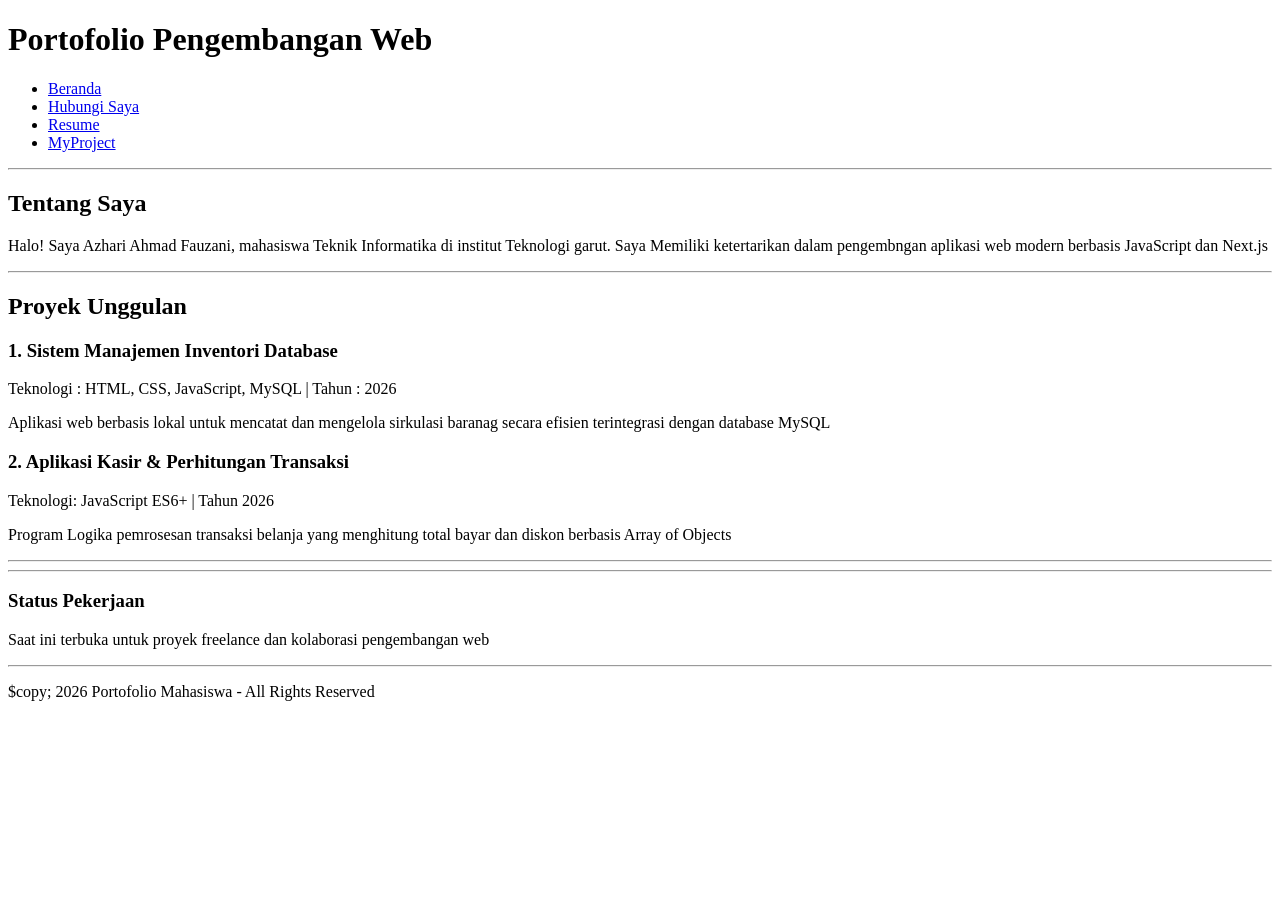
<file: P02_Praktik/index.html>
<!DOCTYPE html>
<html lang="id">
    <head>
        <meta charset="UTF-8">
        <meta name="viewport" content="width=device-width, initial-scale=1.0">
        <title>Modul 2 - web Portofolio Mahasiswa</title>
    </head>
    <body>
        
        <header>
            <h1> Portofolio Pengembangan Web </h1>
            <nav>
                <ul>
                    <li><a href="index.html">Beranda</a></li>
                    <li><a href="kontak.html">Hubungi Saya</a></li>
                    <li><a href="resume.html">Resume</a></li>
                    <li><a href="project.html">MyProject</a></li>
                </ul>
            </nav>
        </header>
            <hr>
        <main >
            <section id="tentang">
                <h2>Tentang Saya</h2>
                <P>Halo! Saya Azhari Ahmad Fauzani, mahasiswa Teknik Informatika di institut Teknologi garut. Saya Memiliki ketertarikan dalam pengembngan aplikasi web modern berbasis JavaScript dan Next.js</P>
            </section>
            <hr>
            <section id="proyek">
                <h2>Proyek Unggulan</h2>
                <article>
                    <header>
                        <h3>1. Sistem Manajemen Inventori Database</h3>
                        <p>Teknologi : HTML, CSS, JavaScript, MySQL | Tahun : <time datetime="2026"></time>2026</time></p>

                    </header>
                    <p>Aplikasi web berbasis lokal untuk mencatat dan mengelola sirkulasi baranag secara efisien terintegrasi dengan database MySQL</p>
                </article>
                <article>
                    <header>
                        <h3>2. Aplikasi Kasir & Perhitungan Transaksi</h3>
                        <p>Teknologi: JavaScript ES6+ | Tahun <time datetime="2026">2026</time></p>
                    </header>
                    <p>Program Logika pemrosesan transaksi belanja yang menghitung total bayar dan diskon berbasis Array of Objects</p>
                </article>

            </section>
            <hr>
        </main>
            <hr>
            <aside>
                <h3>Status Pekerjaan</h3>
                <p>Saat ini terbuka untuk proyek freelance dan kolaborasi pengembangan web</p>
            </aside>

            <hr>

            <footer>
                <p>$copy; 2026 Portofolio Mahasiswa - All Rights Reserved</p>
            </footer>
    </body>
</html>
</file>
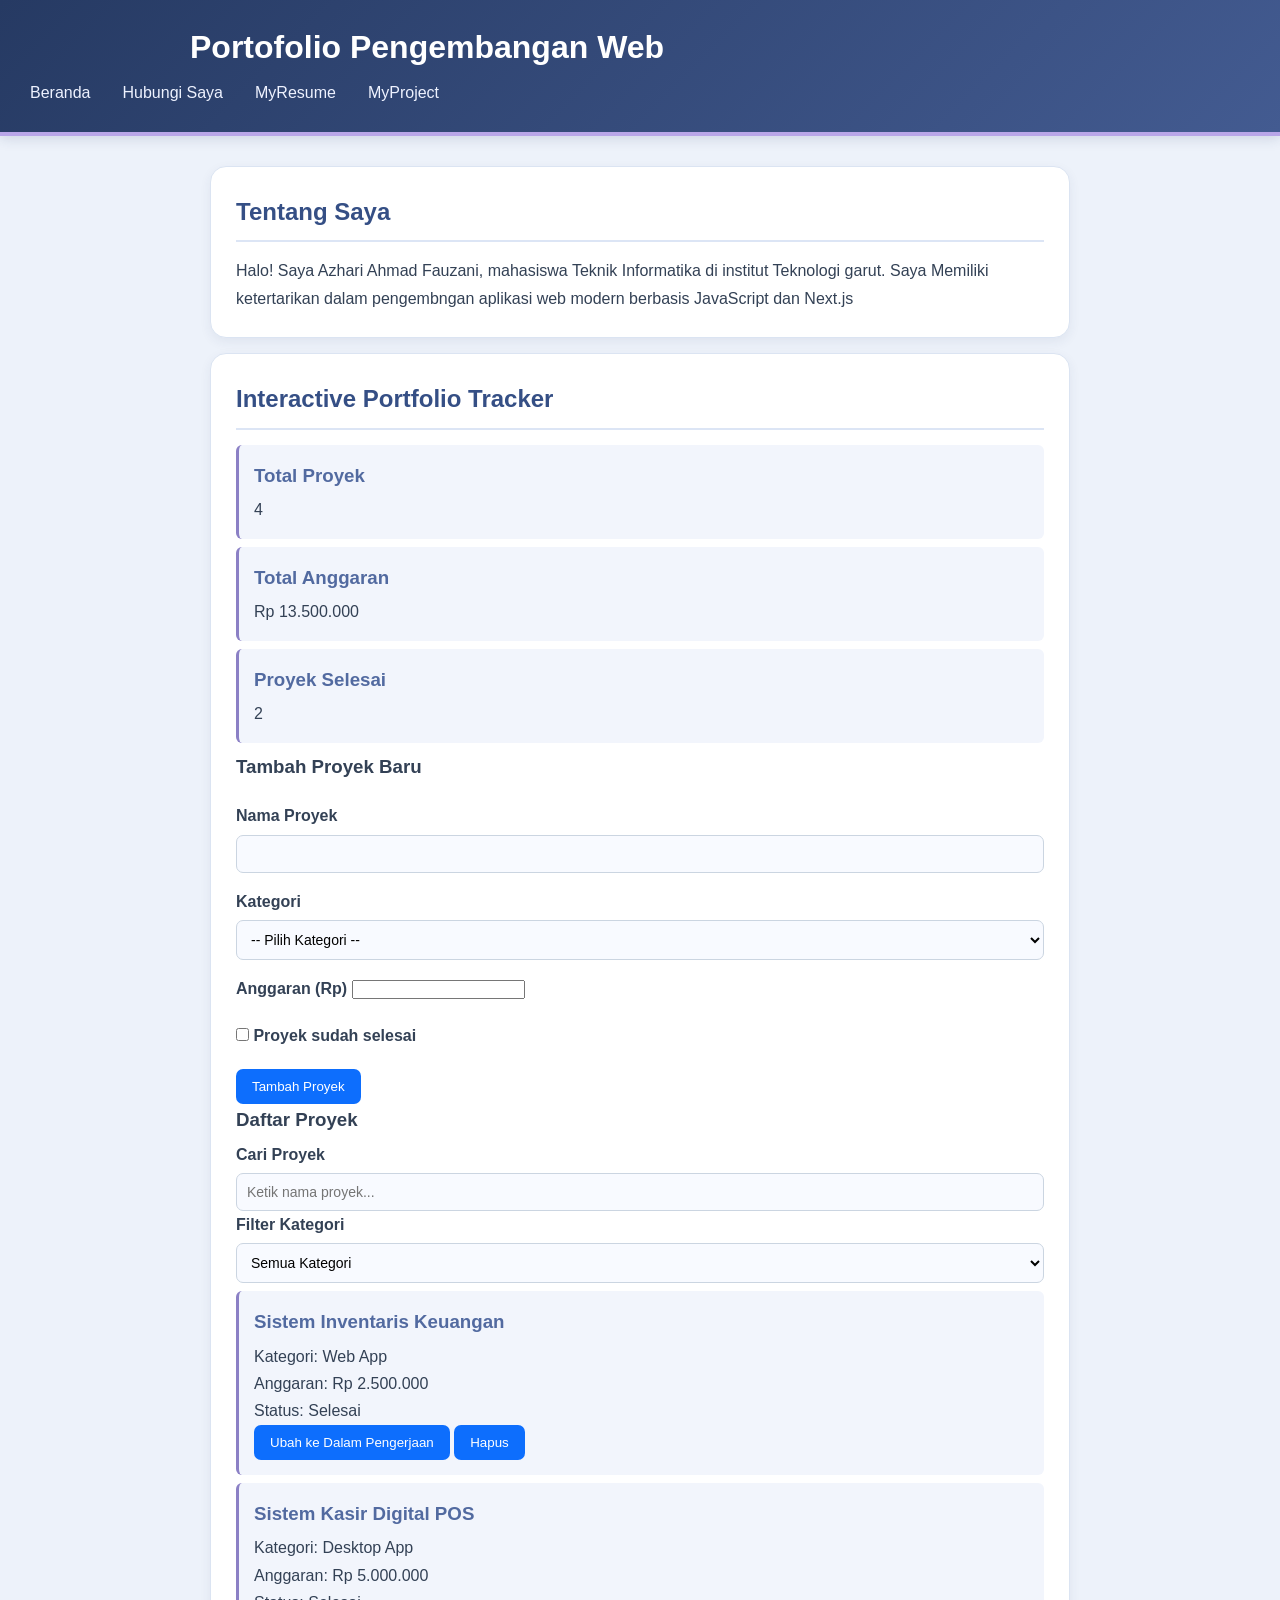
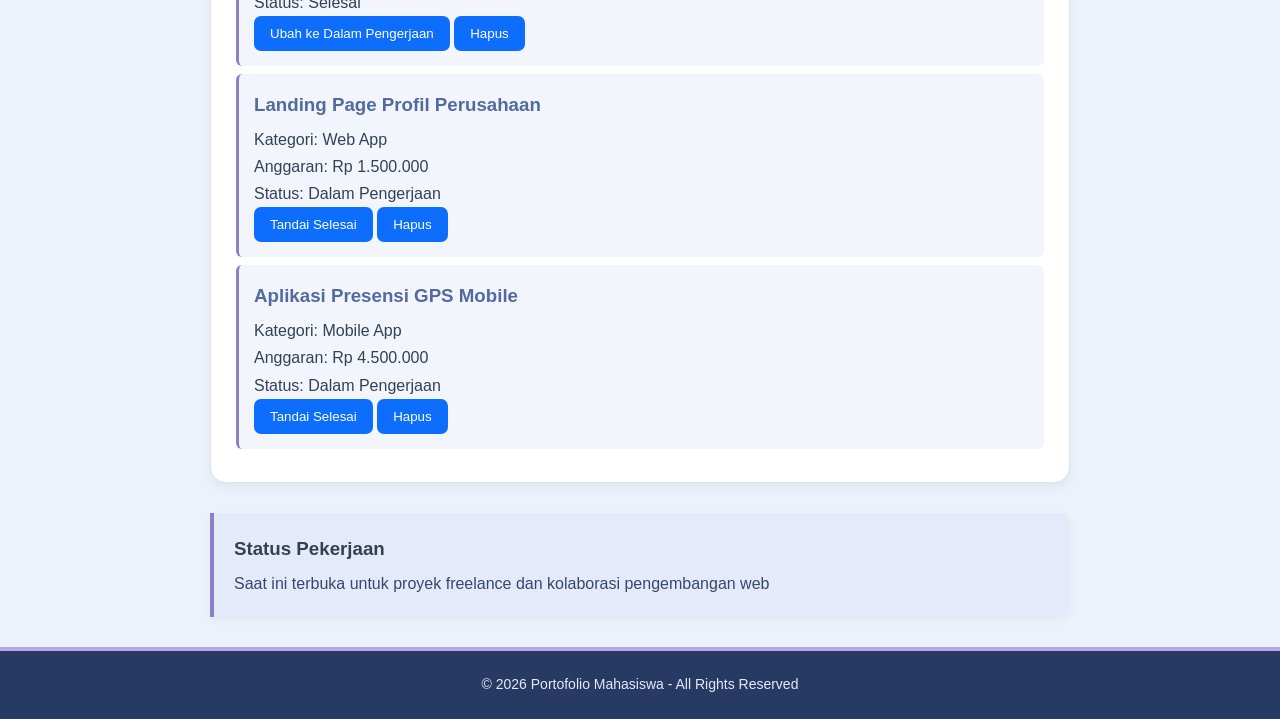
<file: P03_Praktik/index.html>
<!DOCTYPE html>
<html lang="id">
    <head>
        <meta charset="UTF-8">
        <meta name="viewport" content="width=device-width, initial-scale=1.0">
        <title>Modul 2 - web Portofolio Mahasiswa</title>
        <link rel="stylesheet" href="style.css">
    </head>
    <body>
        
        <header>
            <h1> Portofolio Pengembangan Web </h1>
            <nav>
                <ul>
                    <li><a href="index.html">Beranda</a></li>
                    <li><a href="kontak.html">Hubungi Saya</a></li>
                    <li><a href="resume.html">MyResume</a></li>
                    <li><a href="project.html">MyProject</a></li>
                </ul>
            </nav>
        </header>
            <hr>
        <main >
            <section id="tentang">
                <h2>Tentang Saya</h2>
                <P>Halo! Saya Azhari Ahmad Fauzani, mahasiswa Teknik Informatika di institut Teknologi garut. Saya Memiliki ketertarikan dalam pengembngan aplikasi web modern berbasis JavaScript dan Next.js</P>
            </section>
            <hr>
            <section id="proyek">
                <h2>Interactive Portfolio Tracker</h2>
            
                <div id="statistik">
                    <article>
                        <h3>Total Proyek</h3>
                        <p id="total-proyek">0</p>
                    </article>
                    <article>
                        <h3>Total Anggaran</h3>
                        <p id="total-anggaran">Rp0</p>
                    </article>
                    <article>
                        <h3>Proyek Selesai</h3>
                        <p id="proyek-selesai">0</p>
                    </article>
                </div>
            
                <h3>Tambah Proyek Baru</h3>
                <form id="form-proyek">
                    <p>
                        <label for="judul-proyek">Nama Proyek</label>
                        <input type="text" id="judul-proyek" required>
                    </p>
                    <p>
                        <label for="kategori-proyek">Kategori</label>
                        <select id="kategori-proyek" required>
                            <option value="">-- Pilih Kategori --</option>
                            <option value="Web App">Web App</option>
                            <option value="Mobile App">Mobile App</option>
                            <option value="Desktop App">Desktop App</option>
                            <option value="UI/UX Design">UI/UX Design</option>
                        </select>
                    </p>
                    <p>
                        <label for="anggaran-proyek">Anggaran (Rp)</label>
                        <input type="number" id="anggaran-proyek" min="1" required>
                    </p>
                    <p>
                        <label>
                            <input type="checkbox" id="status-proyek">
                            Proyek sudah selesai
                        </label>
                    </p>
                    <button type="submit">Tambah Proyek</button>
                </form>
            
                <hr>
            
                <h3>Daftar Proyek</h3>
                <p>
                    <label for="pencarian-proyek">Cari Proyek</label>
                    <input type="text" id="pencarian-proyek"
                           placeholder="Ketik nama proyek...">
                </p>
            
                <p>
                    <label for="filter-kategori">Filter Kategori</label>
                    <select id="filter-kategori">
                        <option value="Semua">Semua Kategori</option>
                        <option value="Web App">Web App</option>
                        <option value="Mobile App">Mobile App</option>
                        <option value="Desktop App">Desktop App</option>
                        <option value="UI/UX Design">UI/UX Design</option>
                    </select>
                </p>
            
                <div id="daftar-proyek">
                    <p>Daftar proyek akan ditampilkan di sini.</p>
                </div>
            </section>
            <hr>
        </main>
            <hr>
            <aside>
                <h3>Status Pekerjaan</h3>
                <p>Saat ini terbuka untuk proyek freelance dan kolaborasi pengembangan web</p>
            </aside>

            <hr>

            <footer>
                <p>&copy; 2026 Portofolio Mahasiswa - All Rights Reserved</p>
            </footer>
            <script src="main.js"></script>
    </body>
</html>
</file>
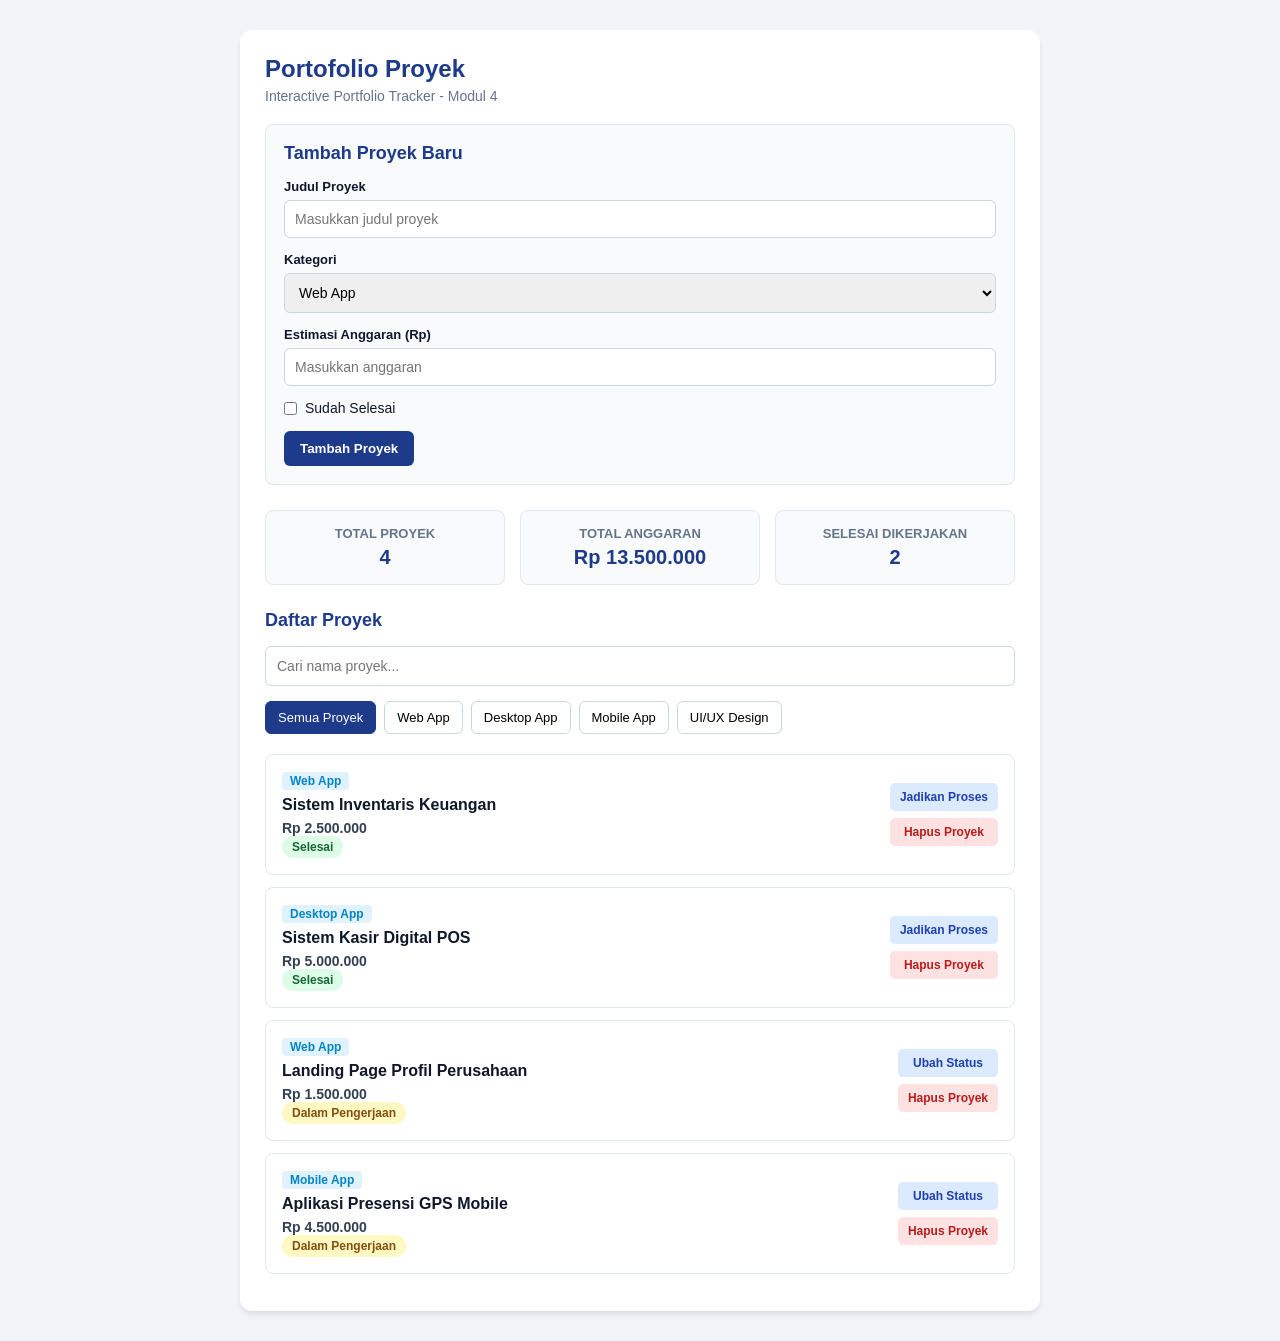
<file: P04_Praktik/index.html>
<!DOCTYPE html>
<html lang="id">
<head>
    <meta charset="UTF-8">
    <meta name="viewport" content="width=device-width, initial-scale=1.0">
    <title>Interactive Portfolio Tracker</title>
    <style>
        * { box-sizing: border-box; margin: 0; padding: 0; font-family: 'Segoe UI', Tahoma, Geneva, sans-serif; }
        body { background-color: #f1f5f9; color: #0f172a; padding: 30px 15px; }
        .container { max-width: 800px; margin: 0 auto; background: #ffffff; border-radius: 12px; padding: 25px; box-shadow: 0 4px 6px -1px rgba(0, 0, 0, 0.1); }
        h1 { color: #1e3a8a; font-size: 24px; margin-bottom: 5px; }
        p.subtitle { color: #64748b; margin-bottom: 20px; font-size: 14px; }
        h2 { font-size: 18px; color: #1e3a8a; margin-bottom: 15px; }
        .form-section { background: #f8fafc; border: 1px solid #e2e8f0; border-radius: 8px; padding: 18px; margin-bottom: 25px; }
        .form-group { margin-bottom: 14px; }
        .form-group label { display: block; font-size: 13px; font-weight: 600; margin-bottom: 6px; }
        .form-group input, .form-group select { width: 100%; padding: 10px; border: 1px solid #cbd5e1; border-radius: 6px; font-size: 14px; }
        .checkbox-group { display: flex; align-items: center; gap: 8px; margin-bottom: 15px; font-size: 14px; }
        .checkbox-group input { width: auto; }
        .btn-add { padding: 10px 16px; border: none; background: #1e3a8a; color: white; border-radius: 6px; cursor: pointer; font-weight: 600; }
        .btn-add:hover { background: #1e40af; }
        .stats-grid { display: grid; grid-template-columns: repeat(auto-fit, minmax(150px, 1fr)); gap: 15px; margin-bottom: 25px; }
        .stat-card { background: #f8fafc; border: 1px solid #e2e8f0; border-radius: 8px; padding: 15px; text-align: center; }
        .stat-card h3 { font-size: 13px; color: #64748b; text-transform: uppercase; margin-bottom: 5px; }
        .stat-card p { font-size: 20px; font-weight: bold; color: #1e3a8a; overflow-wrap: anywhere; }
        .search-input { width: 100%; padding: 11px; border: 1px solid #cbd5e1; border-radius: 6px; margin-bottom: 15px; font-size: 14px; }
        .filter-group { display: flex; gap: 8px; margin-bottom: 20px; flex-wrap: wrap; }
        .btn-filter { padding: 8px 12px; border: 1px solid #cbd5e1; background: #ffffff; border-radius: 6px; cursor: pointer; font-size: 13px; font-weight: 500; }
        .btn-filter.active, .btn-filter:hover { background: #1e3a8a; color: #ffffff; border-color: #1e3a8a; }
        .project-card { border: 1px solid #e2e8f0; border-radius: 8px; padding: 16px; margin-bottom: 12px; display: flex; justify-content: space-between; align-items: center; gap: 12px; background: #ffffff; }
        .project-info { min-width: 0; }
        .project-info h4 { font-size: 16px; color: #0f172a; margin-bottom: 6px; overflow-wrap: anywhere; }
        .project-category { display: inline-block; font-size: 12px; color: #0284c7; background: #e0f2fe; padding: 2px 8px; border-radius: 4px; margin-bottom: 6px; font-weight: 600; }
        .project-budget { font-size: 14px; color: #334155; font-weight: 600; }
        .badge { display: inline-block; padding: 4px 10px; border-radius: 20px; font-size: 12px; font-weight: 600; }
        .badge-success { background: #dcfce7; color: #166534; }
        .badge-pending { background: #fef9c3; color: #854d0e; }
        .project-actions { display: flex; flex-direction: column; gap: 7px; flex-shrink: 0; }
        .btn-action { padding: 7px 10px; border: none; border-radius: 5px; cursor: pointer; font-size: 12px; font-weight: 600; }
        .btn-toggle { background: #dbeafe; color: #1e40af; }
        .btn-delete { background: #fee2e2; color: #b91c1c; }
        .empty-message { text-align: center; color: #64748b; padding: 20px; }
        @media (max-width: 480px) { body { padding: 15px 8px; } .container { padding: 15px; } .project-card { align-items: flex-start; } .project-actions { max-width: 110px; } .btn-action { padding: 7px 6px; } }
    </style>
</head>
<body>
    <div class="container">
        <h1>Portofolio Proyek</h1>
        <p class="subtitle">Interactive Portfolio Tracker - Modul 4</p>
        <div class="form-section">
            <h2>Tambah Proyek Baru</h2>
            <form id="project-form">
                <div class="form-group">
                    <label for="project-title">Judul Proyek</label>
                    <input type="text" id="project-title" placeholder="Masukkan judul proyek">
                </div>
                <div class="form-group">
                    <label for="project-category">Kategori</label>
                    <select id="project-category">
                        <option value="Web App">Web App</option>
                        <option value="Mobile App">Mobile App</option>
                        <option value="Desktop App">Desktop App</option>
                        <option value="UI/UX Design">UI/UX Design</option>
                    </select>
                </div>
                <div class="form-group">
                    <label for="project-budget">Estimasi Anggaran (Rp)</label>
                    <input type="number" id="project-budget" placeholder="Masukkan anggaran" min="1" step="1">
                </div>
                <div class="checkbox-group">
                    <input type="checkbox" id="project-completed">
                    <label for="project-completed">Sudah Selesai</label>
                </div>
                <button type="submit" class="btn-add">Tambah Proyek</button>
            </form>
        </div>
        <div class="stats-grid">
            <div class="stat-card">
                <h3>Total Proyek</h3>
                <p id="stat-total-projects">0</p>
            </div>
            <div class="stat-card">
                <h3>Total Anggaran</h3>
                <p id="stat-total-budget">Rp 0</p>
            </div>
            <div class="stat-card">
                <h3>Selesai Dikerjakan</h3>
                <p id="stat-completed-projects">0</p>
            </div>
        </div>
        <h2>Daftar Proyek</h2>
        <input type="text" id="search-project" class="search-input" placeholder="Cari nama proyek...">
        <div class="filter-group">
            <button type="button" class="btn-filter active" data-category="Semua">Semua Proyek</button>
            <button type="button" class="btn-filter" data-category="Web App">Web App</button>
            <button type="button" class="btn-filter" data-category="Desktop App">Desktop App</button>
            <button type="button" class="btn-filter" data-category="Mobile App">Mobile App</button>
            <button type="button" class="btn-filter" data-category="UI/UX Design">UI/UX Design</button>
        </div>
        <div id="project-list"></div>
    </div>
    <script src="main.js"></script>
</body>
</html>
</file>
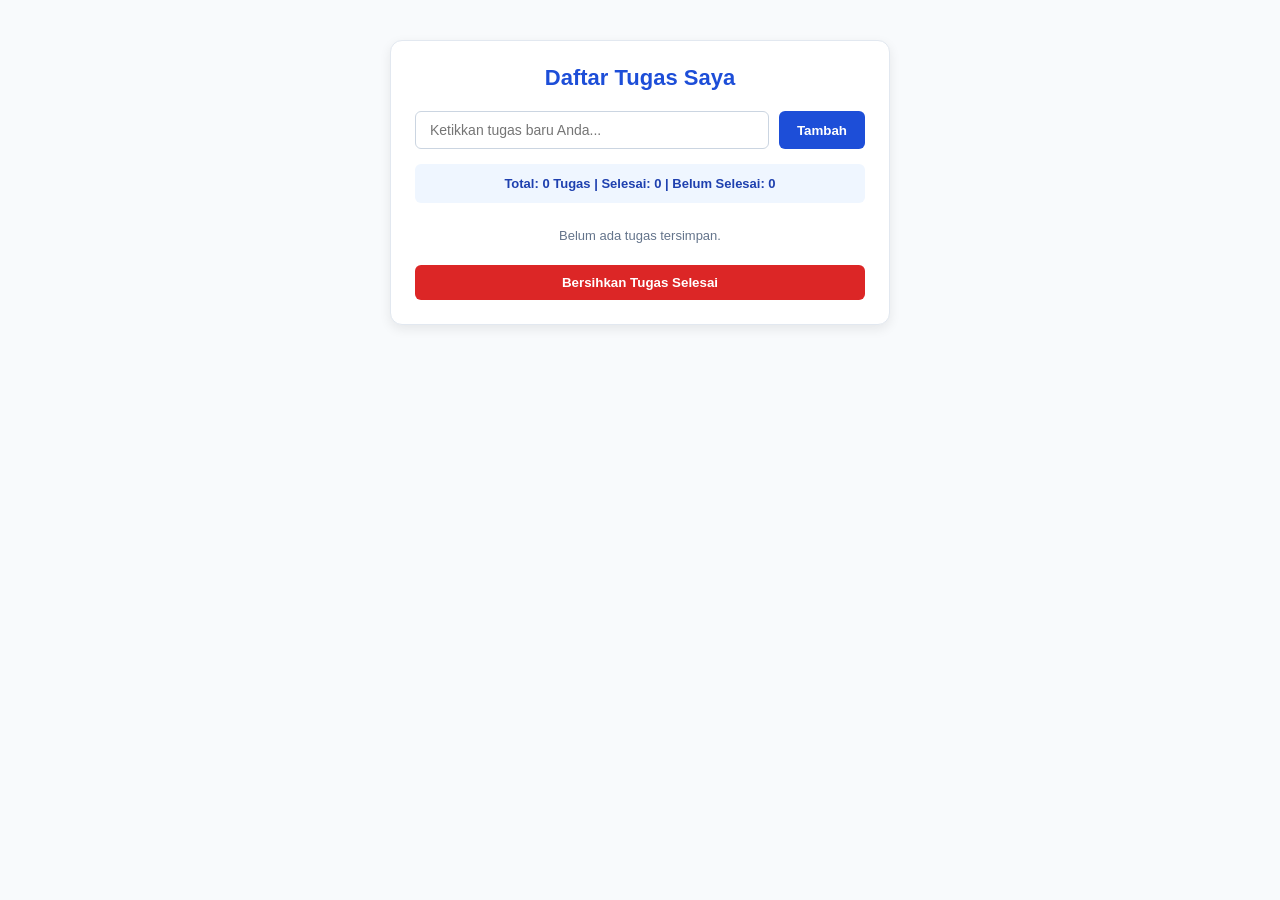
<file: P05_Praktik/index.html>
<!DOCTYPE html>
<html lang="id">
<head>
    <meta charset="UTF-8">
    <meta name="viewport" content="width=device-width, initial-scale=1.0">
    <title>Aplikasi To-Do List - Modul 5</title>
    <link rel="stylesheet" href="style.css">
</head>
<body>
    <div class="todo-app">
        <h2>Daftar Tugas Saya</h2>

        <!-- Form Input Tugas -->
        <form id="todoForm" novalidate>
            <div class="input-section">
                <input type="text" id="taskInput"
                    placeholder="Ketikkan tugas baru Anda...">
                <button type="submit" class="add-btn">Tambah</button>
            </div>

            <div class="error-message" id="inputError">
                Tugas tidak boleh kosong atau kurang dari 3 karakter!
            </div>
        </form>

        <!-- Penghitung Jumlah Tugas -->
        <div class="task-counter" id="taskCounter">
            Total: 0 Tugas | Selesai: 0 | Belum Selesai: 0
        </div>

        <!-- Daftar Tugas -->
        <ul class="todo-list" id="todoList"></ul>

        <!-- Tombol Bersihkan Tugas Selesai -->
        <button type="button" id="clearCompletedBtn"
            class="clear-btn">
            Bersihkan Tugas Selesai
        </button>

    </div>

    <script src="script.js"></script>
</body>
</html>
</file>
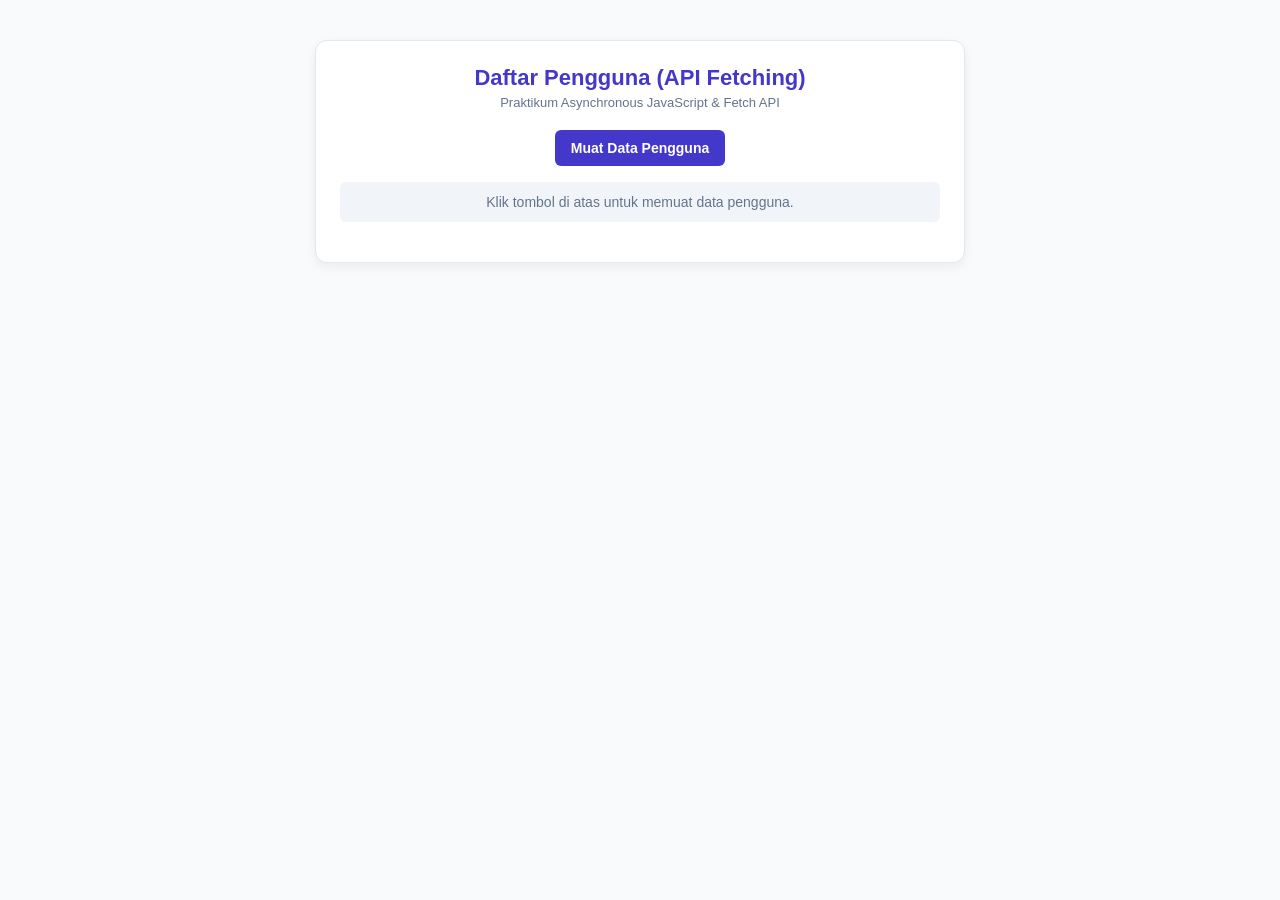
<file: P06_Praktik/index.html>
<!DOCTYPE html>
<html lang="id">
<head>
    <meta charset="UTF-8">
    <meta name="viewport" content="width=device-width, initial-scale=1.0">
    <title>Modul 6 - User Directory App</title>
    <link rel="stylesheet" href="style.css">
</head>
<body>
    <div class="container">


        <h2>Daftar Pengguna (API Fetching)</h2>
        <p class="subtitle">Praktikum Asynchronous JavaScript & Fetch API</p>

        <!-- Tombol Aksi -->
        <div class="actions-bar">
            <button id="btnFetch" class="btn-primary">Muat Data Pengguna</button>
        </div>

        <!-- Indikator Status (Loading & Pesan Error) -->
        <div id="statusMessage" class="status-msg">Klik tombol di atas untuk memuat
data pengguna.</div>

        <!-- Kontainer Kartu Pengguna -->
        <div id="userList" class="user-grid"></div>
    </div>

    <script src="script.js"></script>
</body>
</html>
</file>
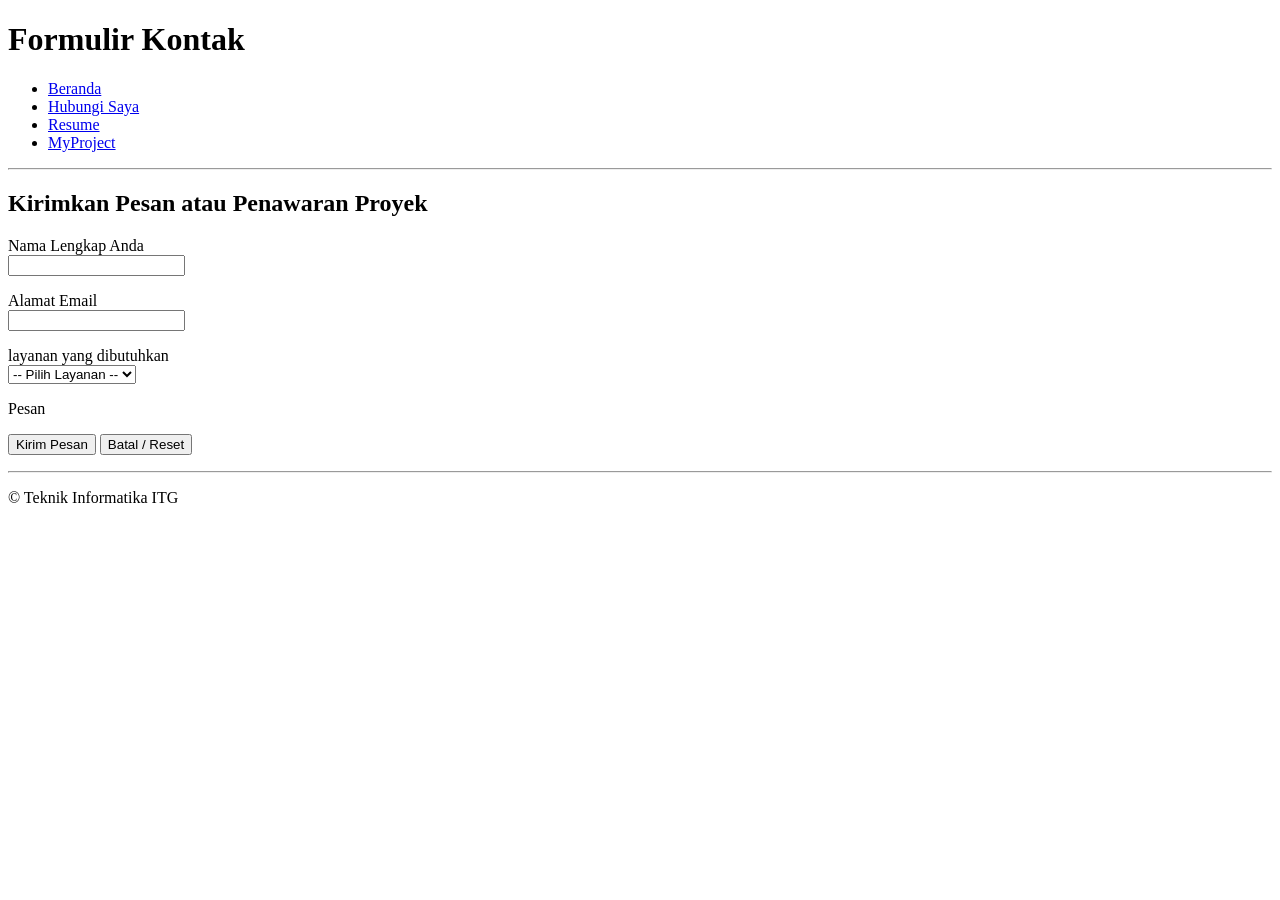
<file: P02_Praktik/kontak.html>
<!DOCTYPE html>
<html lang="id">
<head>
    <meta charset="UTF-8">
    <meta name="viewport" content ="width=device-width, inisial-scale=1.0">
    <title>Modul 2 - Form Kontak</title>
</head>
<body>
    <header>
        <h1>Formulir Kontak</h1>
        <nav>
            <ul>
                <li><a href="index.html">Beranda</a></li>
                <li><a href="kontak.html">Hubungi Saya</a></li>
                <li><a href="resume.html">Resume</a></li>
                <li><a href="project.html">MyProject</a></li>
            </ul>
        </nav>
    </header>
    <hr>
    <main>
        <section>
            <h2>Kirimkan Pesan atau Penawaran Proyek</h2>
            <form>

                <p>
                    <label for="nama_pengirim">Nama Lengkap Anda</label><br>
                    <input type="text" id="nama_pengirim" name="nama_pengirim">
                </p>

                <p>
                    <label for="email_pengirim">Alamat Email</label><br>
                    <input type="email" id="email_pengirim" name="email_pengirim">
                </p>
                <p>
                    <label for="jenis_layanan">layanan yang dibutuhkan</label><br>
                    <select id="jenis_layanan" name="jenis_layanan">
                        <option value="">-- Pilih Layanan --</option>
                        <option value="web">Pembuatan Web</option>
                        <option value="other">Lain-lain</option>
                    </select>
                </p>
                <p>
                    <label for="pesan">Pesan</label><br>
                    <teksarea id="pesan" name="pesan" rows="6" cols="50"></teksarea>
                </p>
                <p>
                    <button type="submit">Kirim Pesan</button>
                    <button type="reset">Batal / Reset</button>
                </p>
            </form>
        </section>
    </main>
    <hr>
    <footer>
        <p>&copy; Teknik Informatika ITG</p>
    </footer>
</body>
</html>
</file>
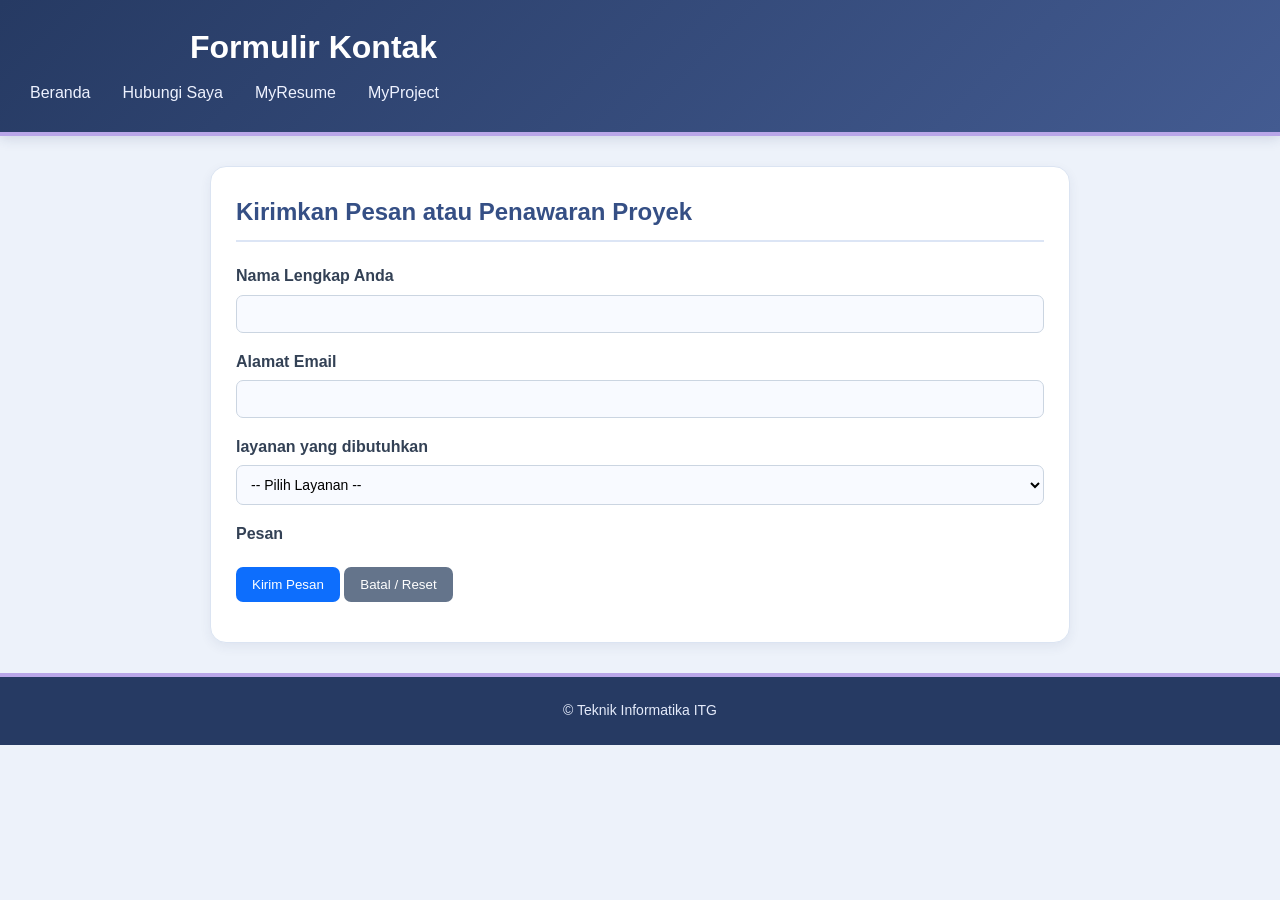
<file: P03_Praktik/kontak.html>
<!DOCTYPE html>
<html lang="id">
<head>
    <meta charset="UTF-8">
    <meta name="viewport" content ="width=device-width, inisial-scale=1.0">
    <title>Modul 2 - Form Kontak</title>
    <link rel="stylesheet" href="style.css">
</head>
<body>
    <header>
        <h1>Formulir Kontak</h1>
        <nav>
            <ul>
                <li><a href="index.html">Beranda</a></li>
                <li><a href="kontak.html">Hubungi Saya</a></li>
                <li><a href="resume.html">MyResume</a></li>
                <li><a href="project.html">MyProject</a></li>
            </ul>
        </nav>
    </header>
    <hr>
    <main>
        <section>
            <h2>Kirimkan Pesan atau Penawaran Proyek</h2>
            <form>

                <p>
                    <label for="nama_pengirim">Nama Lengkap Anda</label><br>
                    <input type="text" id="nama_pengirim" name="nama_pengirim">
                </p>

                <p>
                    <label for="email_pengirim">Alamat Email</label><br>
                    <input type="email" id="email_pengirim" name="email_pengirim">
                </p>
                <p>
                    <label for="jenis_layanan">layanan yang dibutuhkan</label><br>
                    <select id="jenis_layanan" name="jenis_layanan">
                        <option value="">-- Pilih Layanan --</option>
                        <option value="web">Pembuatan Web</option>
                        <option value="other">Lain-lain</option>
                    </select>
                </p>
                <p>
                    <label for="pesan">Pesan</label><br>
                    <teksarea id="pesan" name="pesan" rows="6" cols="50"></teksarea>
                </p>
                <p>
                    <button type="submit">Kirim Pesan</button>
                    <button type="reset">Batal / Reset</button>
                </p>
            </form>
        </section>
    </main>
    <hr>
    <footer>
        <p>&copy; Teknik Informatika ITG</p>
    </footer>
</body>
</html>
</file>
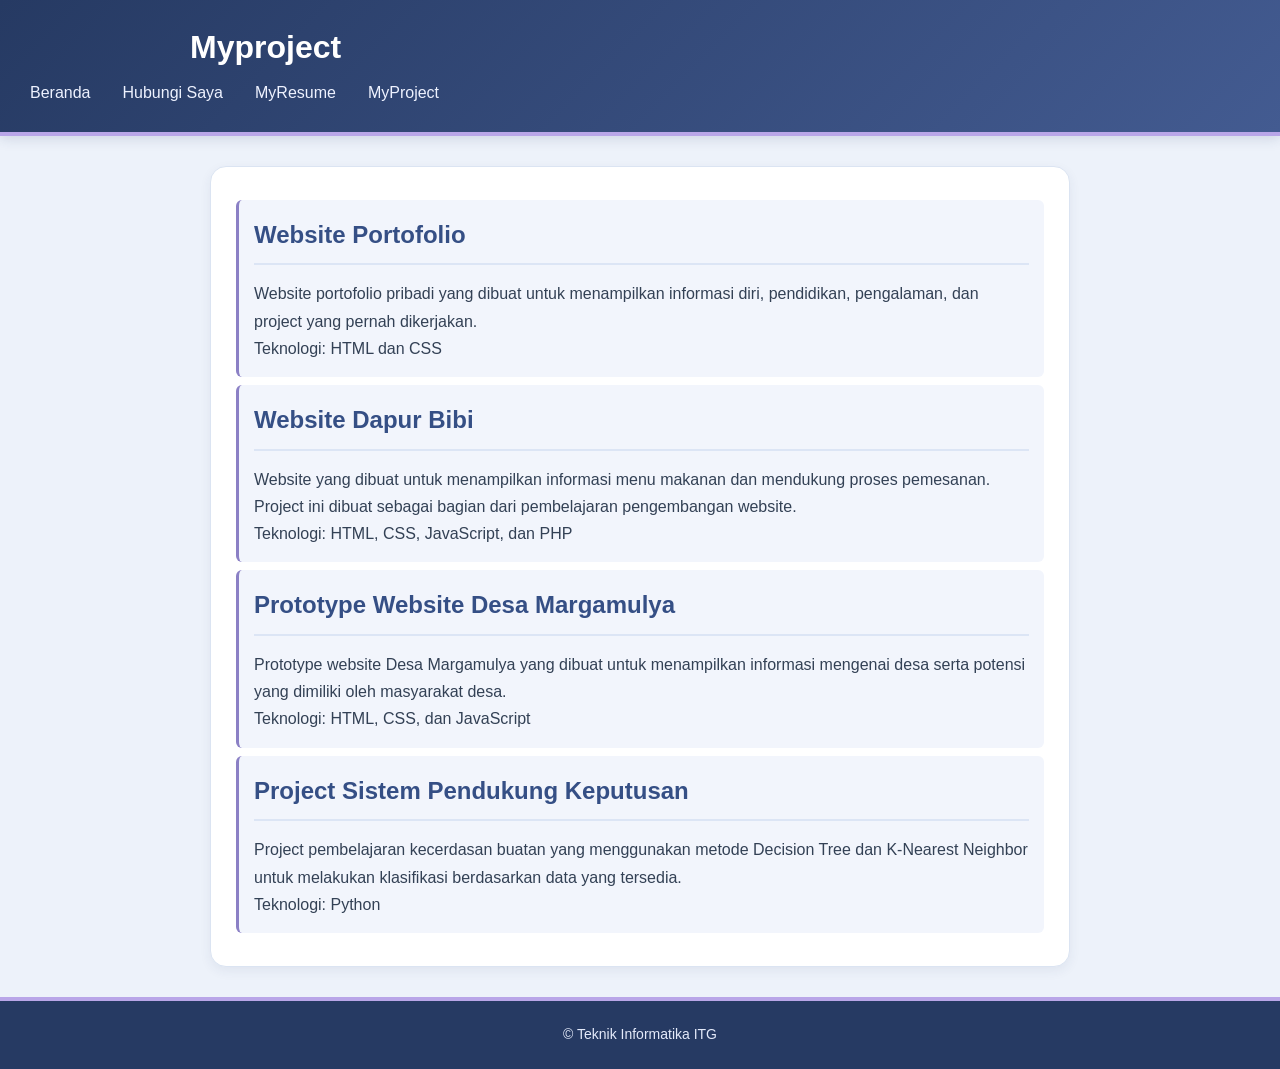
<file: P03_Praktik/project.html>
<!DOCTYPE html>
<html lang="id">
<head>
    <meta charset="UTF-8">
    <meta name="viewport" content="width=device-width, initial-scale=1.0">
    <title>project</title>
    <link rel="stylesheet" href="style.css">
</head>
<body>
    <header>
        <h1> Myproject </h1>
        <nav>
            <ul>
                <li><a href="index.html">Beranda</a></li>
                <li><a href="kontak.html">Hubungi Saya</a></li>
                <li><a href="resume.html">MyResume</a></li>
                <li><a href="project.html">MyProject</a></li>
            </ul>
        </nav>
    </header>
    <hr>
    <main>
<section>
    
    <article>
        <h2>Website Portofolio</h2>
        <p>
            Website portofolio pribadi yang dibuat untuk menampilkan
            informasi diri, pendidikan, pengalaman, dan project yang
            pernah dikerjakan.
        </p>
        <p>
            Teknologi: HTML dan CSS
        </p>
    </article>

    <hr>

    <article>
        <h2>Website Dapur Bibi</h2>
        <p>
            Website yang dibuat untuk menampilkan informasi menu makanan
            dan mendukung proses pemesanan. Project ini dibuat sebagai
            bagian dari pembelajaran pengembangan website.
        </p>
        <p>
            Teknologi: HTML, CSS, JavaScript, dan PHP
        </p>
    </article>

    <hr>

    <article>
        <h2>Prototype Website Desa Margamulya</h2>
        <p>
            Prototype website Desa Margamulya yang dibuat untuk
            menampilkan informasi mengenai desa serta potensi yang
            dimiliki oleh masyarakat desa.
        </p>
        <p>
            Teknologi: HTML, CSS, dan JavaScript
        </p>
    </article>

    <hr>

        <article>
        <h2>Project Sistem Pendukung Keputusan</h2>
        <p>
            Project pembelajaran kecerdasan buatan yang menggunakan
            metode Decision Tree dan K-Nearest Neighbor untuk melakukan
            klasifikasi berdasarkan data yang tersedia.
        </p>
        <p>
            Teknologi: Python
        </p>
        </article>

        </section>
    </main>
    <hr>
    <footer>
        <p>&copy; Teknik Informatika ITG</p>
    </footer>
</body>
</html>
</file>
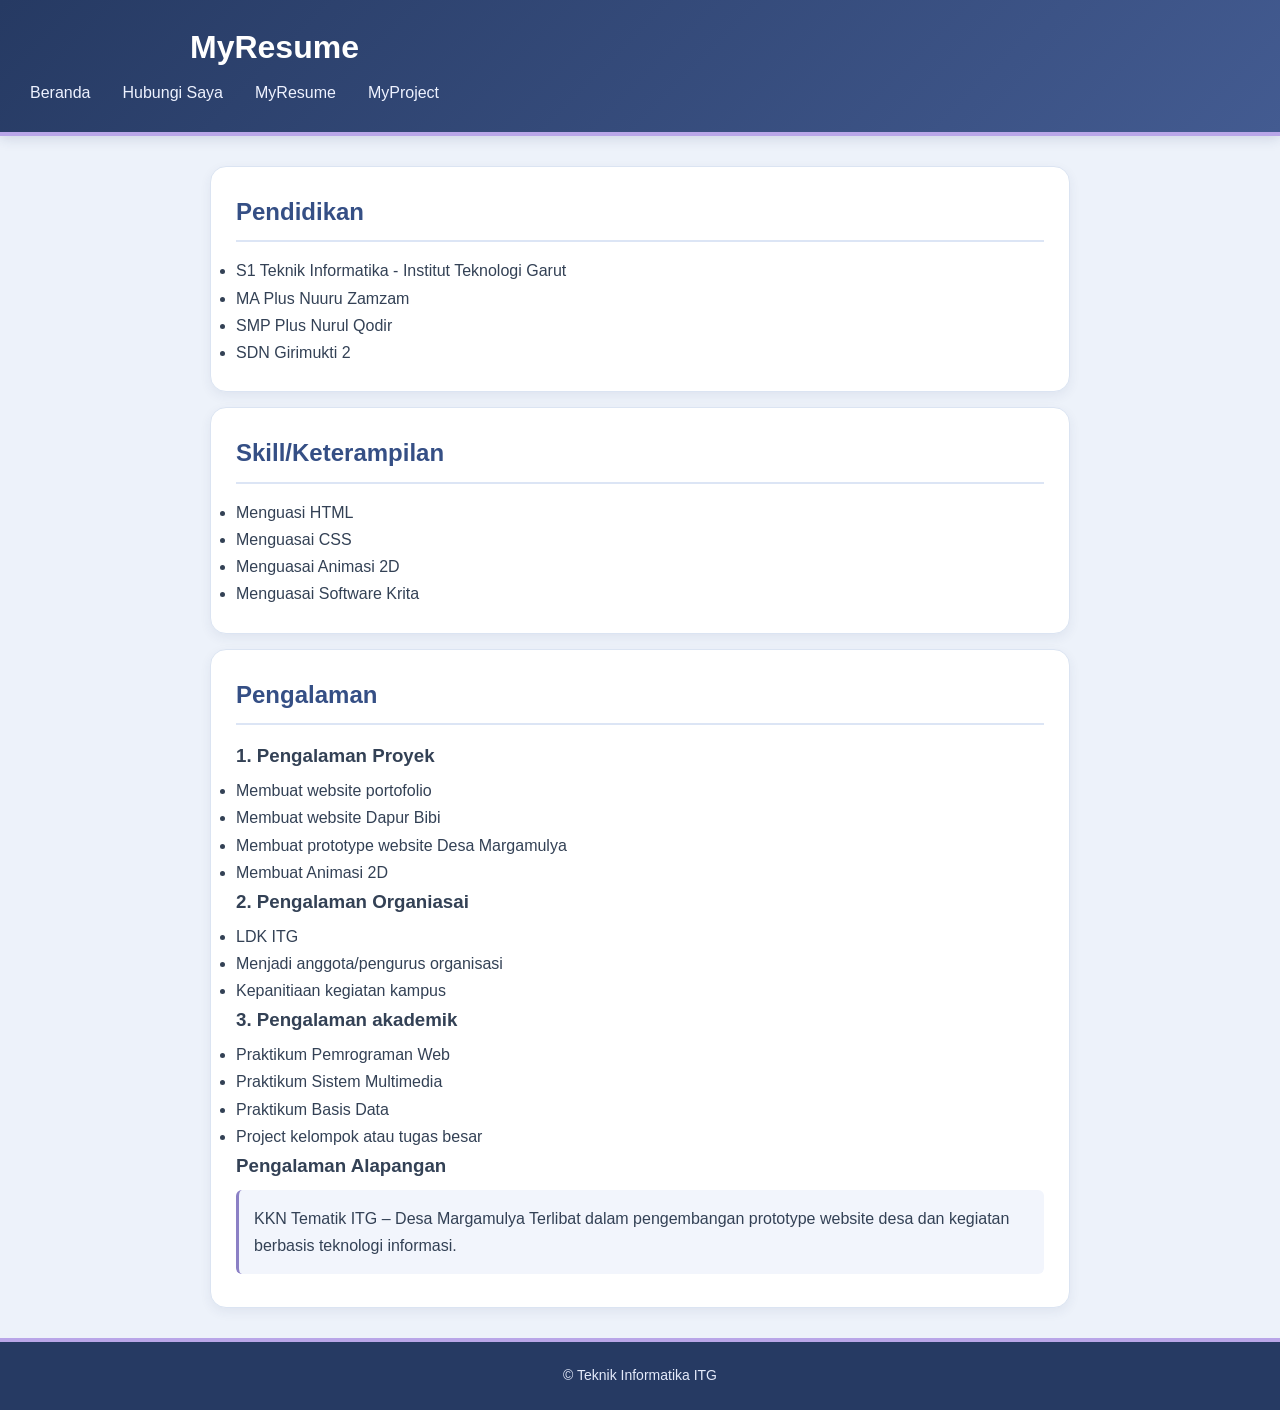
<file: P03_Praktik/resume.html>
<!DOCTYPE html>
<html lang="id">
<head>
    <meta charset="UTF-8">
    <meta name="viewport" content="width=device-width, initial-scale=1.0">
    <title>Resume</title>
    <link rel="stylesheet" href="style.css">
</head>
<body>
    <header>
        <h1>MyResume</h1>
        <nav>
            <ul>
                <li><a href="index.html">Beranda</a></li>
                <li><a href="kontak.html">Hubungi Saya</a></li>
                <li><a href="resume.html">MyResume</a></li>
                <li><a href="project.html">MyProject</a></li>
            </ul>
        </nav>
    </header>
    
    <hr>
<main>
    <section id="pendidikan">
    <h2>Pendidikan</h2>
    <ul>
        <li>S1 Teknik Informatika - Institut Teknologi Garut</li>
        <li>MA Plus Nuuru Zamzam</li>
        <li>SMP Plus Nurul Qodir</li>
        <li>SDN Girimukti 2</li>
    </ul>
    </section>
    <hr>
    <section id="skill">
    <h2>Skill/Keterampilan</h2>
        <ul>
            <li>Menguasi HTML</li>
            <li>Menguasai CSS</li>
            <li>Menguasai Animasi 2D</li>
            <li>Menguasai Software Krita</li>
        </ul>
    </section>

    <hr>

    <section id="pengalaman">
        <h2>Pengalaman</h2>
        <h3>1. Pengalaman Proyek</h3>
            <ul>
                <li>Membuat website portofolio</li>
                <li>Membuat website Dapur Bibi</li>
                <li>Membuat prototype website Desa Margamulya</li>
                <li>Membuat Animasi 2D</li>
            </ul>
        <h3>2. Pengalaman Organiasai</h3>
            <ul>
                <li>LDK ITG</li>
                <li>Menjadi anggota/pengurus organisasi</li>
                <li>Kepanitiaan kegiatan kampus</li>
            </ul>
        <h3>3. Pengalaman akademik</h3>
            <ul>
                <li>Praktikum Pemrograman Web</li>
                <li>Praktikum Sistem Multimedia</li>
                <li>Praktikum Basis Data</li>
                <li>Project kelompok atau tugas besar</li>
            </ul>
        <h3>Pengalaman Alapangan </h3>
            <article>
                <header>
                    <p>KKN Tematik ITG – Desa Margamulya
                        Terlibat dalam pengembangan prototype website desa dan kegiatan berbasis teknologi informasi.</p>
                </header>
            </article>
            
        </h3>
    </section>
</main>
    <hr>
    <footer>
        <p>&copy; Teknik Informatika ITG</p>
    </footer>
</body>
</html>
</file>
<file: P03_Praktik/style.css>
/* Reset */
* {
    margin: 0;
    padding: 0px;
    box-sizing: border-box;
}

body {
    font-family: Arial, sans-serif;
    background-color: #edf2fa;
    color: #334155;
    line-height: 1.7;
}
/* Header */
body > header {
    background: linear-gradient(135deg, #263a63, #435b91);
    padding: 20px;
    border-bottom: 4px solid #b9a6e8;
    box-shadow: 0 3px 12px rgba(38, 58, 99, 0.15);
}

body > header h1 {
    max-width: 900px;
    margin: auto;
    color: #ffffff;
}

/* Navigation */
nav {
    max-width: 900px;
    margin: 10 px auto 0;
}

nav ul {
    display: flex;
    gap: 12px;
    list-style: none;
    flex-wrap: wrap;
}

nav a {
    display: inline-block;
    color: #eef2ff;
    text-decoration: none;
    padding: 5px 10px;
    border-radius: 6px;
    transition: 0.3s;
}

nav a:hover {
    color: #263a63;
    background-color: #e9e3f8;
}

/*main*/
main {
    max-width: 900px;
    margin: 30px auto;
    padding: 0 20px;
}

section{
    background-color: #ffffff;
    padding: 25px;
    border: 1px solid #dbe4f2;
    border-radius: 16px;
    margin: 15px 0;
    box-shadow: 0 4px 12px rgba(38, 58, 99, 0.07);
}

/*gambar*/

main img {
    display: block;
    max-width: 100%;
    height: auto;
    margin: 0;
    margin: 15px auto;
    border-radius: 10px;
}

/*judul*/
h2 {
    color: #354f85;
    margin-bottom: 15px;
    padding-bottom: 8px;
    border-bottom: 2px solid #dce5f5;
}
h3 {
    color: #334155;
    margin-bottom: 5px;
}

/*project*/
#project {
    margin-top: 30px;

}
article{
    padding: 15px;
    margin: 8px 0;
    background-color: #f2f5fc;
    border-left: 3px solid #8b80c5;
    border-radius: 6px;
}

article:last-child {
    border-bottom: none;
}

article h3 {
    color: #526aa0;
}

form {
    margin-top: 20px;
}

form p {
    margin-bottom: 15px;
}
label{
    display: inline-block;
    margin-bottom: 5px;
    font-weight: bold;
}

input[type="text"],
input[type="email"],
select,
textarea{
    width: 100%;
    padding: 10px;
    border: 1px solid #cbd5e1;
    border-radius: 7px;
    background-color: #f8faff;
    font-family: Arial, sans-serif;
    font-size: 14px;
}

input:focus,
select:focus,
textarea:focus {
    outline: none;
    border-color: #7b78bd;
    box-shadow: 0 0 0 3px rgba(123, 120, 189, 0.15);
}

textarea{
    resize: vertical;
}

button{
    padding: 10px 16px;
    border: none;
    border-radius: 7px;
    background-color: #0d6efd;
    color: white;
    cursor: pointer;
    transition: 0.3s;
}

button[type="reset"]{
    background-color: #64748b;
}

button:hover{
    opacity: 0.85;
    transform: translateY(-1px);
}

/* Aside */
aside{
    max-width: 860px;
    margin: 30px auto;
    padding: 20px;
    background-color: #e4eafa;
    color: #35476b;
    border-left: 4px solid #8b80c5;
    border-radius: 0 10px 10px 0;
    box-shadow: 0 3px 10px rgba(38, 58, 99, 0.05);
}

/* Footer */
footer{
    padding: 22px;
    text-align: center;
    background-color: #263a63;
    color: #e4eafa;
    border-top: 4px solid #b9a6e8;
    font-size: 14px;
}
/* Garis <hr> */
hr{
    display: none;
}

/* Tampilan HP */
@media (max-widht: 700px){
    body > header h1 {
        font-size: 24px;
    }
    nav ul {
        flex-direction: column;
        gap: 8px;
    }
    main {
        margin-top: 20px;
        padding: 0 15px;
    }
    main img {
        margin: 10px auto;
    }
    section{
        padding: 20px;
        margin: 12px 0;
    }
    aside {
        margin: 20px 15px;
    }
}
</file>
<file: P05_Praktik/style.css>
* {box-sizing: border-box; margin: 0; padding: 0; }
body {
    font-family: 'Segoe UI', Tahoma, Geneva, Verdana, sans-serif;
    background-color: #f8fafc; color: #1e293b; padding: 40px 20px; display: flex;
    justify-content: center;
}
.todo-app {
    background: #ffffff; width: 100%; max-width: 500px; padding: 24px; border-radius: 12px;
    border: 1px solid #e2e8f0; box-shadow: 0 4px 12px rgba(0, 0, 0, 0.08);
}
h2 { color: #1d4ed8; margin-bottom: 20px; text-align: center; font-size: 22px; }
.input-section { display: flex; gap: 10px; margin-bottom: 8px; }
input[type="text"] {
    flex: 1; padding: 10px 14px; border: 1px solid #cbd5e1; border-radius: 6px; font-size: 14px; outline: none;
}
input[type="text"].error { border-color: #dc3545; background-color: #fff5f5; }
button.add-btn {
    background-color: #1d4ed8; color: white; border: none; padding: 10px 18px;
    border-radius: 6px; font-weight: bold; cursor: pointer;
}
button.add-btn:hover { background-color: #1e40af; }
.error-message { color: #dc3545; font-size: 12px; margin-bottom: 14px; display: none;
}

.task-counter {
    background-color: #eff6ff;
    color: #1e40af;
    padding: 12px;
    border-radius: 6px;
    font-size: 13px;
    text-align: center;
    margin-top: 15px;
    margin-bottom: 15px;
    font-weight: 600;
}

.todo-list { list-style: none; margin-top: 14px; }
.todo-item {
    display: flex; align-items: center; justify-content: space-between;
    padding: 10px 12px; background-color: #f1f5f9; border-radius: 6px; margin-bottom:
8px;
}
.todo-item.completed { border-left: 4px solid #16a34a; opacity: 0.7; }
.todo-item.completed .todo-text { text-decoration: line-through; color: #64748b; }
.todo-text { font-size: 14px; flex: 1; margin-right: 10px; }
.todo-actions { display: flex; gap: 6px; }
.action-btn {
    border: none; padding: 5px 9px; border-radius: 4px; font-size: 12px; cursor:
pointer; font-weight: bold;
}
.complete-btn {background-color: #16a34a; color: white;}
.complete-btn:hover {background-color: #15803d;}
.delete-btn { background-color: #dc2626; color: white;}
.delete-btn:hover { background-color: #b91c1c;}

.clear-btn {
    width: 100%;
    background-color: #dc2626;
    color: white;
    border: none;
    padding: 10px;
    border-radius: 6px;
    font-weight: bold;
    cursor: pointer;
    margin-top: 12px;
}
.clear-btn:hover {
    background-color: #b91c1c;
}
</file>
<file: P06_Praktik/style.css>
* { box-sizing: border-box; margin: 0; padding: 0; }
body {
    font-family: 'Segoe UI', Tahoma, Geneva, Verdana, sans-serif;
    background-color: #f8fafc; color: #1e293b; padding: 40px 20px;
    display: flex; justify-content: center;
}
.container {
    background: #ffffff; width: 100%; max-width: 650px; padding: 24px;
    border-radius: 12px; border: 1px solid #e2e8f0; box-shadow: 0 4px 12px rgba(0,0,0,0.06);
}
h2 { color: #4338ca; text-align: center; margin-bottom: 4px; font-size: 22px; }
.subtitle { color: #64748b; text-align: center; font-size: 13px; margin-bottom: 20px; }
.actions-bar { display: flex; justify-content: center; margin-bottom: 16px; }
button.btn-primary {
    background-color: #4338ca; color: white; border: none; padding: 10px 16px;
    border-radius: 6px; font-weight: bold; cursor: pointer; font-size: 14px;
    transition: background-color 0.2s;
}
button.btn-primary:hover { background-color: #3730a3; }
button:disabled { background-color: #94a3b8; cursor: not-allowed; }
.status-msg {
    text-align: center; font-size: 14px; color: #64748b; padding: 12px;
    border-radius: 6px; background-color: #f1f5f9; margin-bottom: 16px;
}
.status-msg.error { background-color: #fef2f2; color: #dc2626; border: 1px solid
#fecaca; }
.user-grid {
    display: grid; grid-template-columns: repeat(auto-fit, minmax(250px, 1fr));
    gap: 12px;
}
.user-card {
    background: #ffffff; border: 1px solid #e2e8f0; border-radius: 8px; padding: 14px;
}
.user-name { font-size: 15px; font-weight: bold; color: #0f172a; margin-bottom: 4px; }
.user-email { font-size: 13px; color: #0284c7; margin-bottom: 4px; }
.user-company { font-size: 12px; color: #64748b; }
</file>
